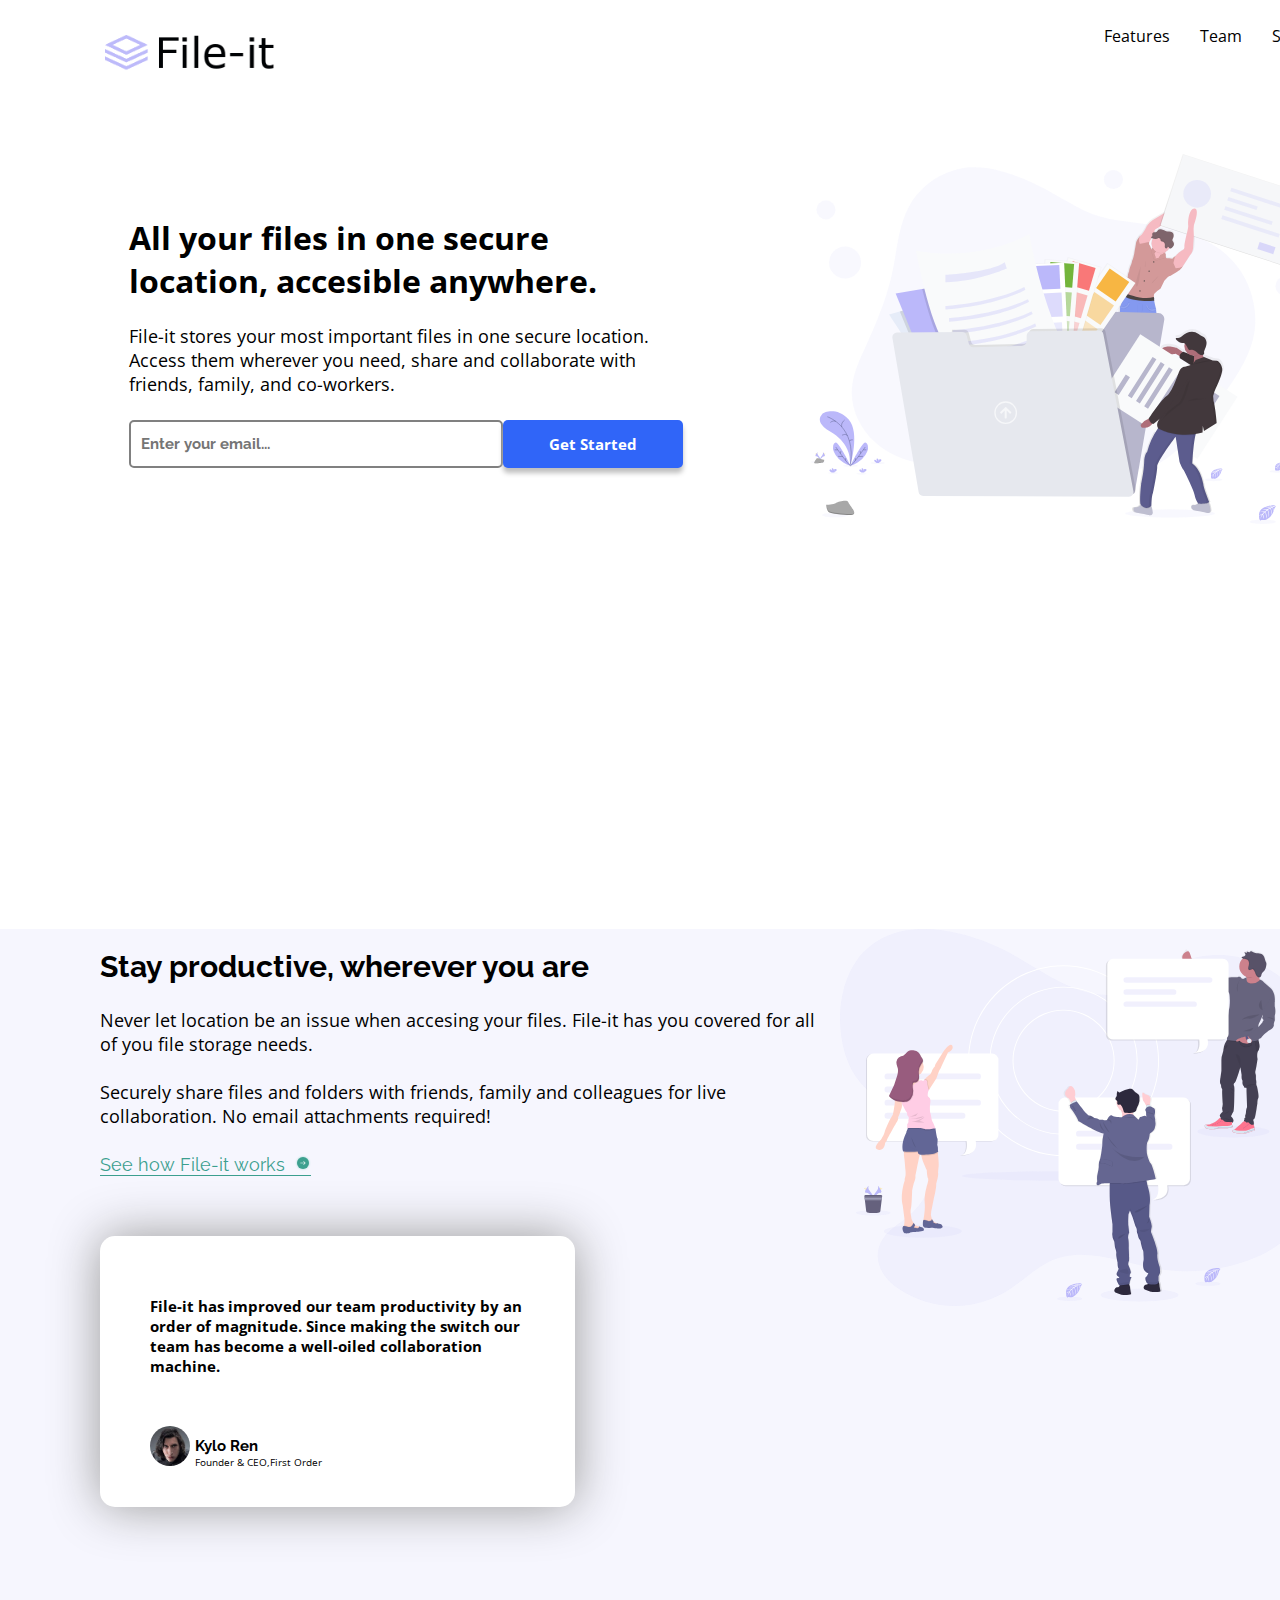
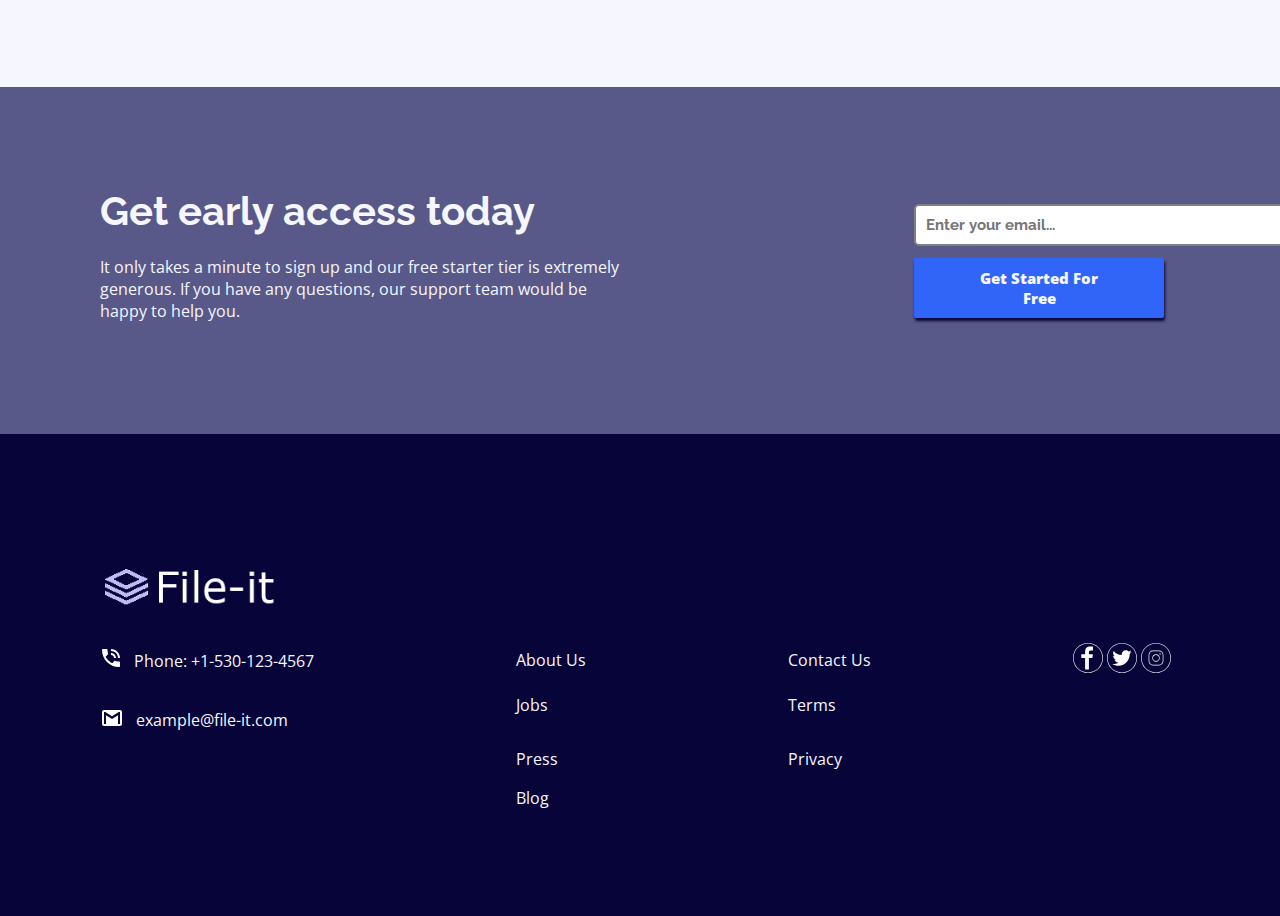
<file: Examen-1-Parcial/index.html>
<!DOCTYPE html>
<html lang="en">
<head>
    <meta charset="UTF-8">
    <meta http-equiv="X-UA-Compatible" content="IE=edge">
    <meta name="viewport" content="width=device-width, initial-scale=1.0">
    <link rel="stylesheet" type="text/css" href="css/styles.css" />
    <title>Examen 1</title>
    <link rel="preconnect" href="https://fonts.googleapis.com">
    <link rel="preconnect" href="https://fonts.gstatic.com" crossorigin>
    <link href="https://fonts.googleapis.com/css2?family=Open+Sans&family=Raleway:wght@400;700&display=swap" rel="stylesheet">
    <link rel="preconnect" href="https://fonts.googleapis.com">
    <link rel="preconnect" href="https://fonts.gstatic.com" crossorigin>
    <link href="https://fonts.googleapis.com/css2?family=Open+Sans&display=swap" rel="stylesheet">
    <link rel="icon" type="image/jpg" href="imagenes\favicon.png"/>
</head>
<body>

    <header>
        <a href="index.html" class="logo">
            <img src="imagenes\File-it_logo_b.png" width="200" height="auto" alt="Go back to the principal website" >
        </a>
        <nav id="navegador">
            <ul> 
                <li> <a href="Features.html">Features </a></li>
                <li> <a href="Team.html"> Team </a></li>
                <li> <a href="SignIn.html"> Sing In</a></li>
            </ul>
        </nav>
    </header>

    <br/><br/><br/><br/><br/><br/><br/>

    <div class="banner">
        <div class="banner-text" style="display:inline-block;">
            <h1> All your files in one secure
                <p> location, accesible anywhere.</p>
            </h1>
            <br/><div class="texto0">
            File-it stores your most important files in one secure location.
            <p> Access them wherever you need, share and collaborate with </p>
            <p> friends, family, and co-workers.</p>
            <br/></div>
            <form action=".../...form-result.php" method="post" target="_blank">
                <input type="email" name="direccionemail" placeholder="Enter your email...">
                <button type="submit">Get Started</button>
            </form>
        </div>
        <div class="banner-img" style="display:inline-block;">
            <a href="index.html" class="imagen2">
                <img src=imagenes\illustration-1.svg width="500" height="auto" alt="Go back to the principal website" >
            </a>
        </div>
    </div>

    
    <div class="box">
        <div class="texto2" style="display:inline-block;">
            <h2> Stay productive, wherever you are</h2>
            <br/>
            <p>Never let location be an issue when accesing your files. File-it has you covered for all</p>
            <p>of you file storage needs. </p>
            <br/> 
            <p> Securely share files and folders with friends, family and colleagues for live</p>
            <p>collaboration. No email attachments required!</p>
            <br/>
            <a href="howworks.html" > See how File-it works <img src="./imagenes/icon-arrow.svg" class="arrow"></a>
            <br/>
            <div class="card">
                <div class="card-text">
                    <p><b>File-it has improved our team productivity by an </p>
                    <p>order of magnitude. Since making the switch our</p>
                    <p>team has become a well-oiled collaboration machine.</b></p>
                </div>
                <div class="card-profile">
                    <div class="card-img">
                        <img src="imagenes\avatar-testimonial.jpg" alt="profilepicture">
                    </div>
                    <div class="card-user">
                        <div class="card-name">Kylo Ren</div>
                        <div class="card-job">Founder & CEO,First  Order</div>
                    </div>
                </div>
            </div>
        </div>
        <div class="imagen1" style="display:inline-block;">
            <a href="index.html">
                <img src=imagenes\illustration-2.svg width="500" height="auto" alt="Go back to the principal website" >
            </a>
        </div>
    </div> 
    
    <div class="box1">
        <div class="texto3" style="display:inline-block;">
            <h3> Get early access today</h3>
            <br/>
            <p> It only takes a minute to sign up and our free starter tier is extremely</p>
            <p>generous. If you have any questions, our support team would be</p>
            happy to help you.
            </p>
            <br/>
        </div> 
        <div>
            <table>
                <tbody>
                    <tr>
                        <td> 
                            <form action=".../...form-result.php" method="post" target="_blank">
                                <input type="email" name="direccionemail1" placeholder="Enter your email...">
                            </form></td>
                    </tr>
                    <tr> 
                        <td> <form action=".../...form-result.php" method="post" target="_blank">
                            <button type="submit1"><b>Get Started For Free</b></button>
                        </form></td>
                    </tr>
                </tbody>
            </table>
        </div>
    </div>

    
    <div class="piepagina">
        <div class="parteabajo" style="display:inline-block;">
            <a href="index.html" class="logo">
                <img src="imagenes\File-it_logo_w.png" width="200" height="auto" alt="Go back to the principal website" >
            </a>
            <br/>
        <div class="datos" style="display:inline-block;">
            <p>
                <table style="color: #F6F6FE;">
                    <tbody>
                        <tr>
                            <td> <img src="imagenes\icon-phone.svg" class="telefono"> Phone: +1-530-123-4567</td>
                            <td> <p style="margin-left:200px;">About Us </p></td>
                            <td> <p style="margin-left: 200px;">Contact Us </p></td>
                            <td> <img src="imagenes\icons8-facebook-f.svg"class="facebook">
                                 <img src="imagenes\icons8-twitter.svg" >
                                 <img src="imagenes\icons8-instagram-30.svg" >    </td>
                        </tr>
                        <tr>
                            <td> <img src="imagenes\icon-email.svg" class="email3"> example@file-it.com</td>
                            <td> <p style="margin-left:200px;"> Jobs </p></td>
                            <td> <p style="margin-left:200px;">Terms </p></td>
                        </tr>
                        <tr>
                            <td> <p class="nada" style="color: #070439;"> Phone: +1-530-123-4567 </p></td>
                            <td> <p style="margin-left:200px;">Press </p></td>
                            <td> <p style="margin-left:200px;">Privacy </p></td>
                        </tr>
                        <tr>
                            <td> <p class="nada" style="color: #070439;"> Phone: +1-530-123-4567 </p></td>
                            <td> <p style="margin-left:200px;" class="espacio">Blog </p></td>
                        </tr>
                    </tbody>
                </table> </p>
        </div>
        </div>
    </div> 

 
    


</body>
</html>
</file>
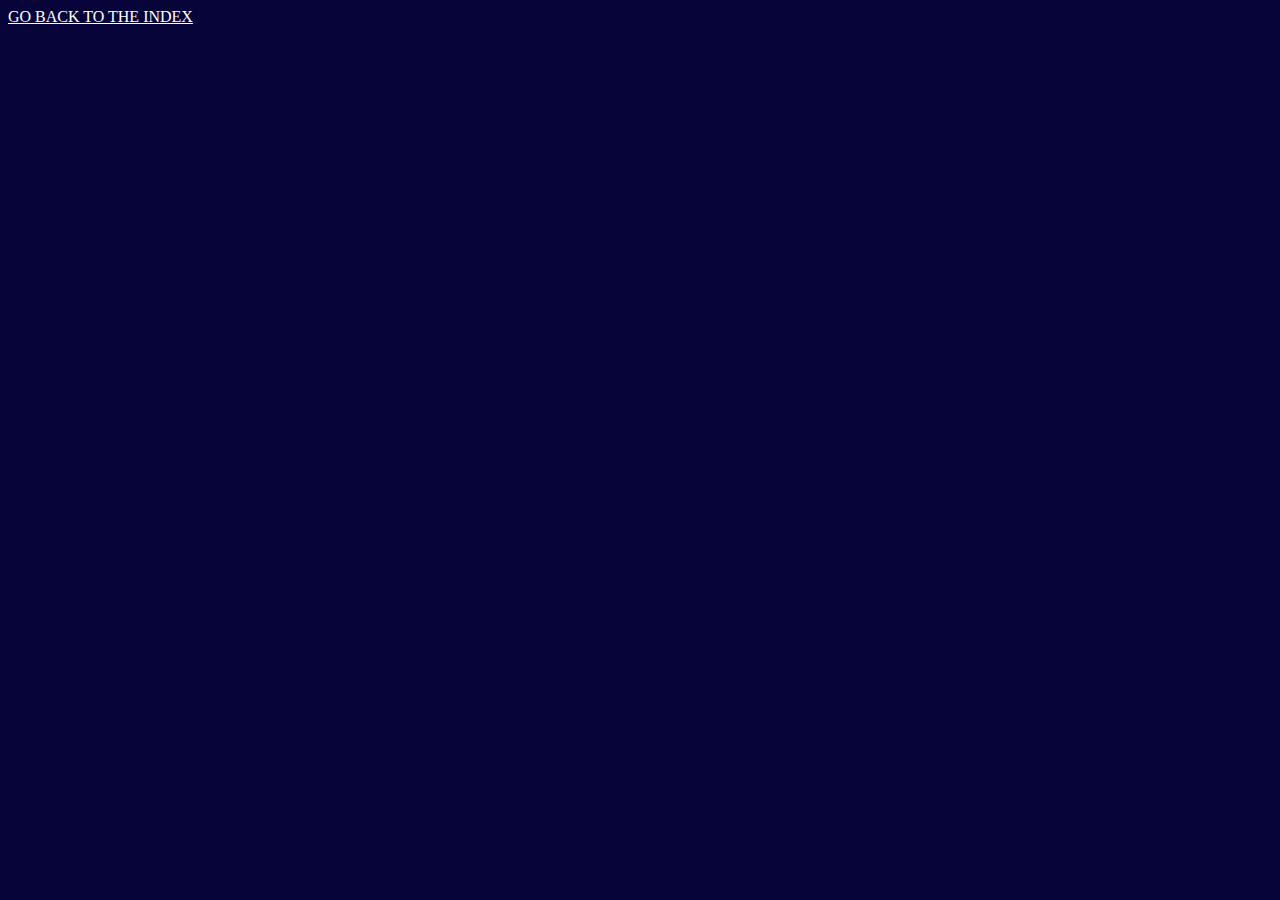
<file: Examen-1-Parcial/Features.html>
<!DOCTYPE html>
<html lang="en">
<head>
    <meta charset="UTF-8">
    <meta http-equiv="X-UA-Compatible" content="IE=edge">
    <meta name="viewport" content="width=device-width, initial-scale=1.0">
    <title>Document</title>
</head>
<body style="background-color:#070439 ;">
    <a href="index.html" style="color: white;">  GO BACK TO THE INDEX</a>
</body>
</html>
</file>
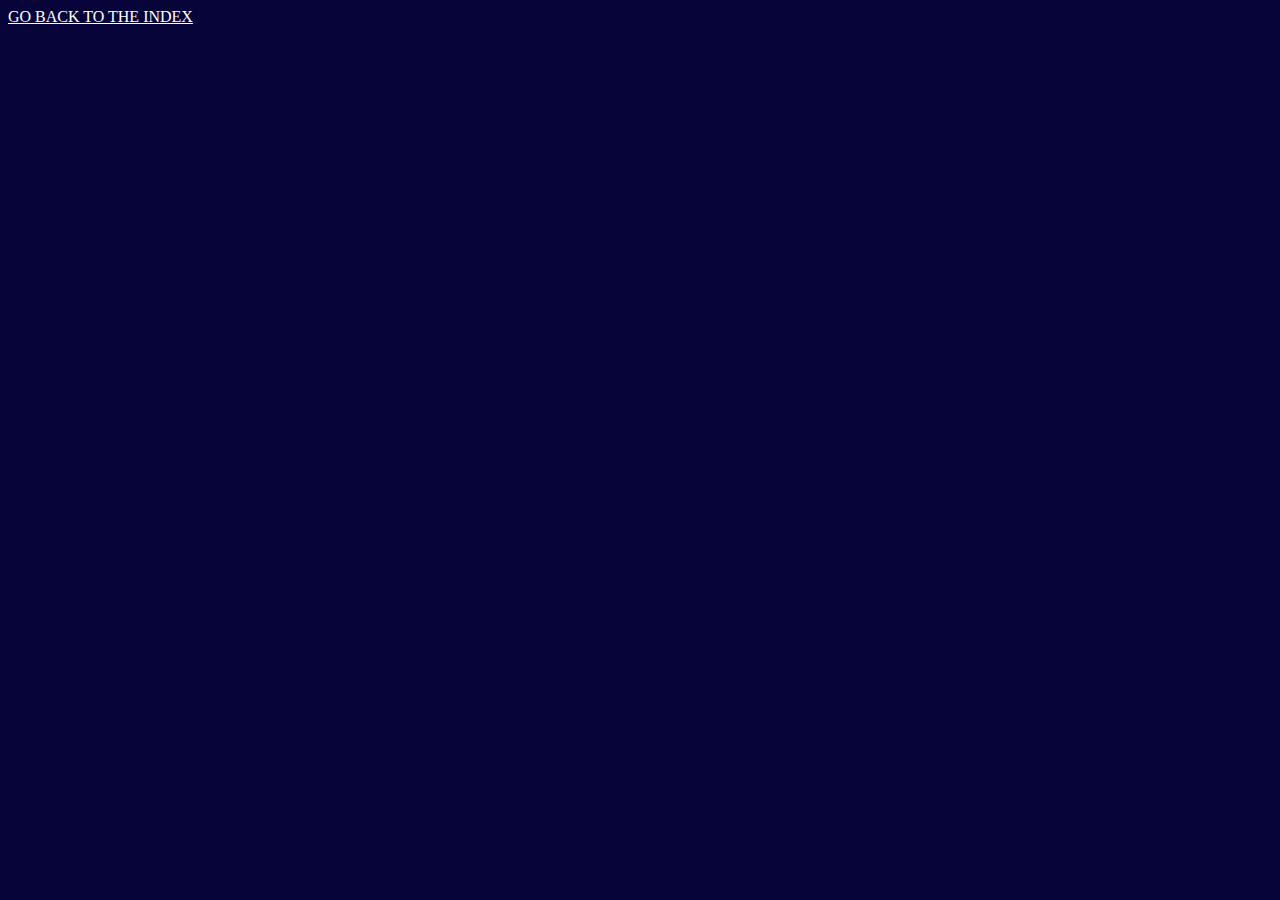
<file: Examen-1-Parcial/howworks.html>
<!DOCTYPE html>
<html lang="en">
<head>
    <meta charset="UTF-8">
    <meta http-equiv="X-UA-Compatible" content="IE=edge">
    <meta name="viewport" content="width=device-width, initial-scale=1.0">
    <title>Document</title>
</head>
<body style="background-color:#070439 ;">
    
    <a href="index.html" style="color: white;">  GO BACK TO THE INDEX</a>
</body>
</html>
</file>
<file: Examen-1-Parcial/css/styles.css>
body{
    width: 1440px;
    margin: auto;
}

html{
    min-height: 100%;
    width: 100%;
}

*{
    margin: 0;
    padding: 0;
    font-family: 'Open Sans', sans-serif;
}

header{
    width: 100%;
    font-weight: 400;
    font-family: 'Open Sans', sans-serif;
}

.logo{
    float: left;
    margin-left: 100px;
    margin-top: 25px;
}



h1{
    font-family: 'Open Sans', sans-serif;
    font-weight: 700;
}




#navegador{
    font-family: 'Raleway', sans-serif;
    font-weight: 400;
    width: fit-content;
    float: right;
    margin-right: 100px;
    margin-top: 25px;
}



#navegador ul{
    list-style-type: none;
    text-align: right;
    
}

#navegador li{
    display: inline;
    text-align: right;
    margin: 0 10px 0 0;
}

#navegador li a{
    padding: 2px 7px 2px 7px;
    color: black;
    background-color: white;
    border: 1px solid transparent;
    text-decoration: none;
}

#navegador li a:hover{
    background-color: #BFBFBF;
    color: black;
}

.banner{
    display: flex;
    justify-content: space-evenly;
    align-items: center;
}

.texto0{
    font-family: 'Open Sans', sans-serif;
    font-weight: 400px;
    font-size: 18px;
}


.imagen2{
    float: right;   
}

form{
    display: flex;
    justify-content: space-between;
}

input[name=direccionemail]{
    width: 350px;
    font-size: 15px;
    padding: 5px 10px;
    font-weight: 700;
    border-radius: 5px;
    border: 2px solid grey;
    font-family: 'Raleway', sans-serif;
}

button[type=submit]{
    color: white;
    width: 180px;
    background-color: #3065F8;
    padding: 14px 30px;
    border: none;
    border-radius: 5px;
    font-size: 15px;
    font-weight: 700;
    box-shadow: 0px 5px 5px #BFBFBF;
    transition: transform 0.3s ease;
}

button:hover{
    cursor: pointer;
    transform: scale(1.05);
}

.box{
    background-color: #F6F6FE;
    display: flex;
    justify-content: space-between;
    margin-top: 400px;
}

h2{
    font-family: 'Raleway', sans-serif;
    font-weight: 700;
    font-size: 30px;
}

.texto2{
    margin-top: 20px;
    margin-left: 100px;
    font-size:18px;
    font-family: 'Open Sans', sans-serif;
    font-weight: 400;
}

.arrow{
    margin-left: 5px;
}

.imagen1{
    float: right;
    margin-right: 100px;
    width: fit-content;
    display: flex;
}

.imagen1 a{
    margin: auto;
}

.texto2 a{
    text-decoration: none;
    color: #3C9F8F;
    font-family: 'Raleway', sans-serif;
    font-weight: 400;
}

.texto2 a{
    border-bottom: 1px solid #3C9F8F;
}

.card{
    background-color: white;
    border-radius: 15px;
    width: 375px;
    margin-top: 60px;
    padding: 30px 50px;
    box-shadow: 0 0 50px  #999;
    margin-bottom: 180px;
}

.card-profile{
    margin-top: 50px;
}

.card-profile .card-img{
    width: 40px;
    height: 40px;
    overflow-y: hidden;
    border-radius: 20px;
    display: inline-block;
}

.card-text{
    font-size: 15px;
    margin-top: 30px;
    font-weight: 400;
}

.card-profile img{
    width: 40px;
    height: auto;
}
.card-user{
    width: fit-content;
    height: 40px;
    font-size: 15px;
    display: inline-block;
}

.card-job{
    font-size: 10px;
    font-weight: 400;
}

.card-name{
    font-weight: bold;
    font-size: 15px;
    font-weight: 700;
    font-family: 'Raleway', sans-serif;
}


.box1{
    background-color:#585989;
    display: flex;
    justify-content: space-between;
    align-items: center;
}

h3{
    font-family: 'Raleway', sans-serif;
    font-weight: 700;
    font-size: 40px;
}

.texto3{
    color: #F6F6FE;
    font-weight: 400;
    margin-top: 100px;
    margin-left: 100px;
    margin-bottom: 90px;
}



input[name=direccionemail1]{
    width: 400px;
    font-size: 15px;
    padding: 10px 10px;
    justify-content: space-between;
    border-radius: 5px;
    border: 2px solid grey;
    margin-right: 100px;
    font-family: 'Raleway', sans-serif;
    font-weight: 700;
}

button[type=submit1]{
    color:  #F6F6FE;;
    width: 250px;
    justify-content: space-between;
    background-color: #3065F8;
    padding: 10px 50px;
    border: none;
    border-radius: 2px;
    margin-top: 10px;
    margin-right: 100px;
    font-size: 15px;
    font-family: 'Raleway', sans-serif;
    font-weight: 700;
    box-shadow: 1px 3px 3px #070439;
    transition: transform 0.3s ease;
}

.piepagina{
    background-color: #070439;
    display: flex;
    justify-content: space-between;
}

.parteabajo{
    margin-top: 100px;
}

.datos{
    margin-left: 100px;
    margin-top: 20px;
}

.telefono{
    margin-right: 10px;
}

.email3{
    margin-right: 10px;
    margin-top: 30px;
}

.facebook{
    margin-left: 200px;
    margin-right: 0px;
}

.nada{
    margin-top: 30px;
}

.espacio{
    margin-bottom: 100px;
}
</file>
